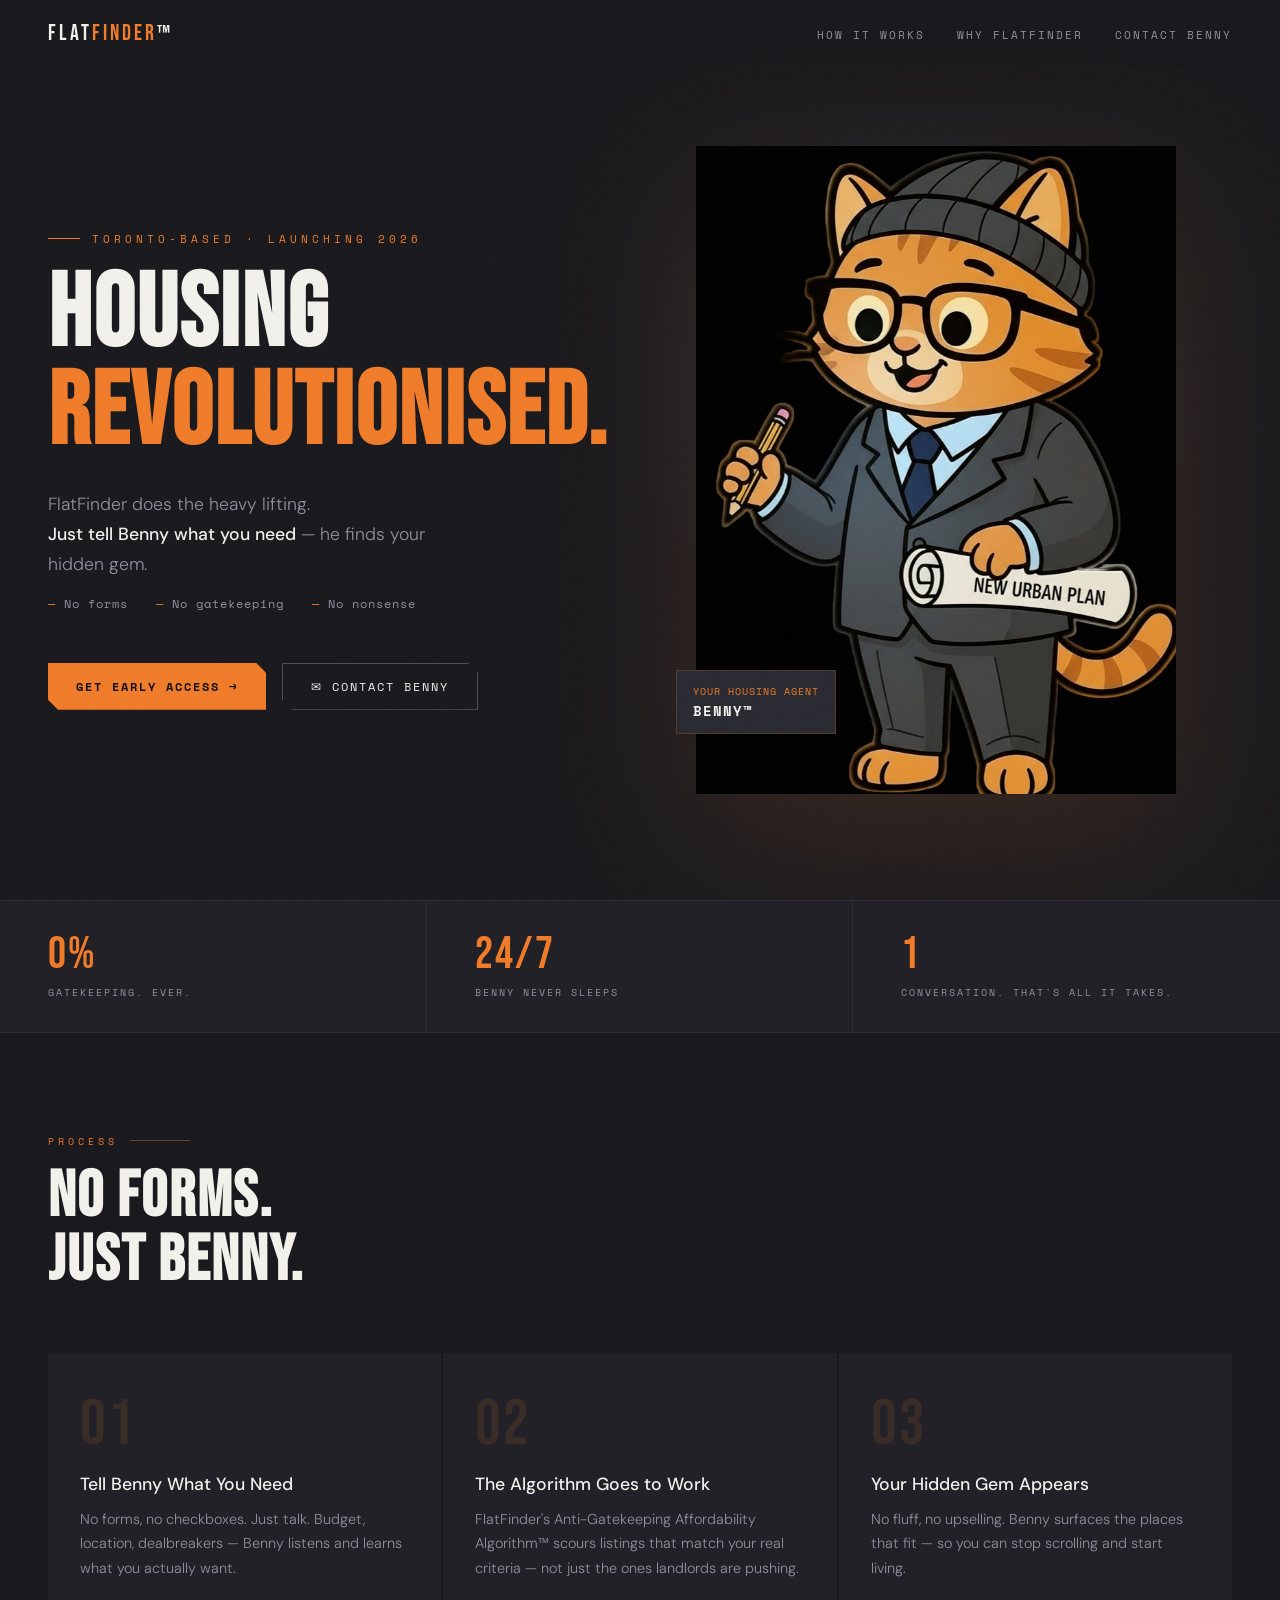
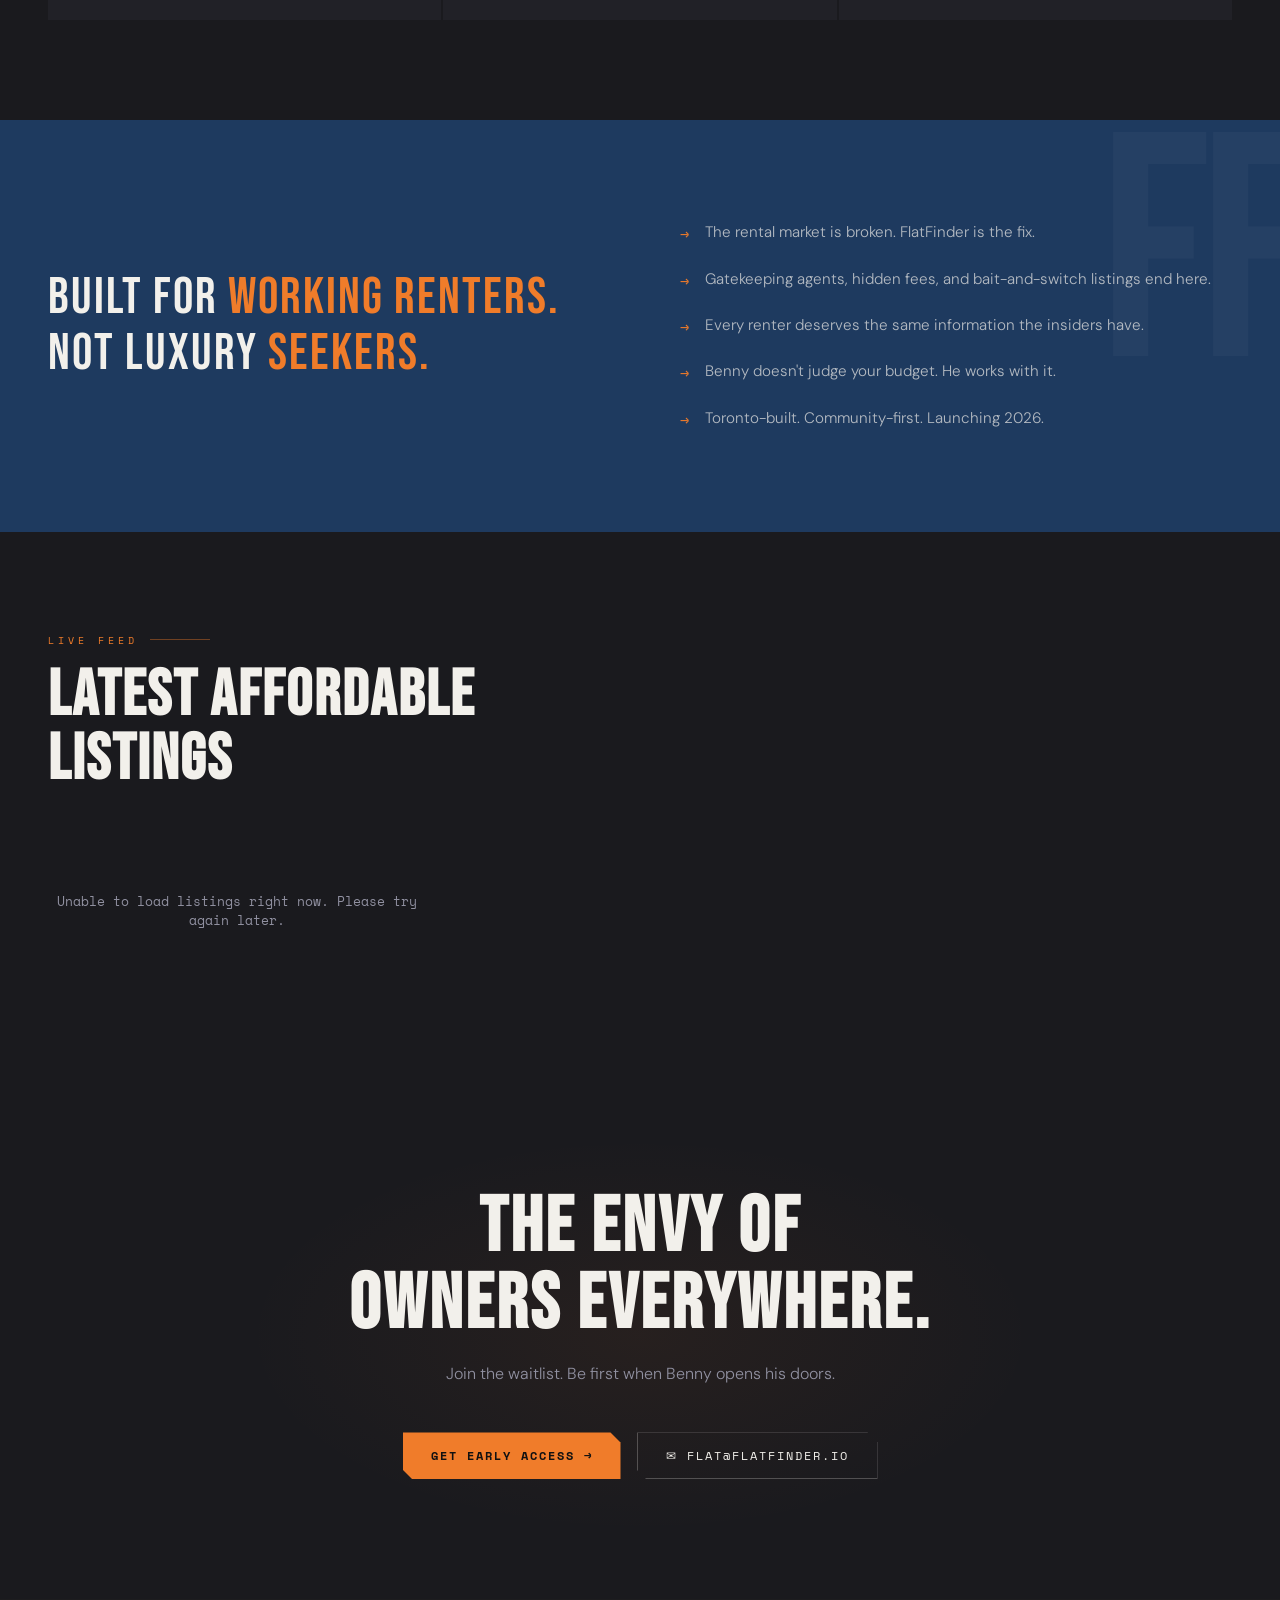
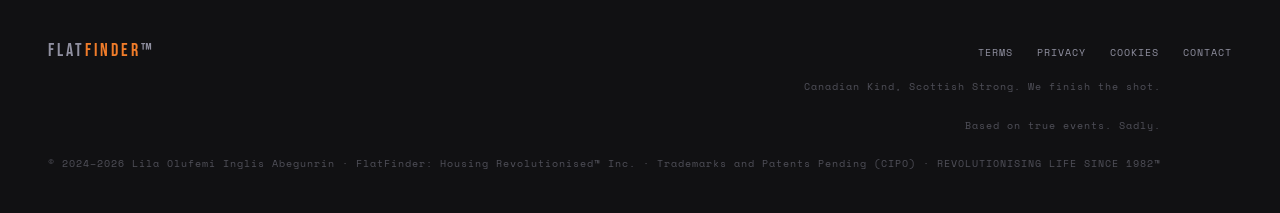
<file: FlatFinder-Listings/index.html>
<!DOCTYPE html>
<html lang="en">
<head>
<meta charset="UTF-8">
<meta name="viewport" content="width=device-width, initial-scale=1.0">
<title>FlatFinder™: Housing Revolutionised</title>
<link rel="preconnect" href="https://fonts.googleapis.com">
<link href="https://fonts.googleapis.com/css2?family=Bebas+Neue&family=DM+Sans:ital,wght@0,300;0,400;0,500;1,300&family=Space+Mono:wght@400;700&display=swap" rel="stylesheet">
<style>
  :root {
    --bg: #1a1a1e;
    --bg2: #212127;
    --surface: #2a2a32;
    --orange: #f07c2a;
    --orange-dim: #c4621f;
    --navy: #1e3a5f;
    --navy-bright: #2a5298;
    --white: #f2f0eb;
    --grey: #9090a0;
    --border: rgba(240,124,42,0.2);
  }

  *, *::before, *::after { box-sizing: border-box; margin: 0; padding: 0; }

  html { scroll-behavior: smooth; }

  body {
    background: var(--bg);
    color: var(--white);
    font-family: 'DM Sans', sans-serif;
    font-weight: 300;
    overflow-x: hidden;
    cursor: default;
  }

  /* ── GRAIN OVERLAY ── */
  body::before {
    content: '';
    position: fixed;
    inset: 0;
    background-image: url("data:image/svg+xml,%3Csvg viewBox='0 0 256 256' xmlns='http://www.w3.org/2000/svg'%3E%3Cfilter id='noise'%3E%3CfeTurbulence type='fractalNoise' baseFrequency='0.9' numOctaves='4' stitchTiles='stitch'/%3E%3C/filter%3E%3Crect width='100%25' height='100%25' filter='url(%23noise)' opacity='0.04'/%3E%3C/svg%3E");
    pointer-events: none;
    z-index: 1000;
    opacity: 0.4;
  }

  /* ── NAV ── */
  nav {
    position: fixed;
    top: 0; left: 0; right: 0;
    z-index: 100;
    display: flex;
    align-items: center;
    justify-content: space-between;
    padding: 20px 48px;
    background: linear-gradient(to bottom, rgba(26,26,30,0.95) 0%, transparent 100%);
    backdrop-filter: blur(8px);
  }

  .nav-logo {
    font-family: 'Bebas Neue', sans-serif;
    font-size: 1.4rem;
    letter-spacing: 3px;
    color: var(--white);
    text-decoration: none;
  }

  .nav-logo span { color: var(--orange); }

  .nav-links {
    display: flex;
    gap: 32px;
    list-style: none;
  }

  .nav-links a {
    font-family: 'Space Mono', monospace;
    font-size: 0.7rem;
    letter-spacing: 2px;
    text-transform: uppercase;
    color: var(--grey);
    text-decoration: none;
    transition: color 0.2s;
  }

  .nav-links a:hover { color: var(--orange); }

  /* ── HERO ── */
  .hero {
    min-height: 100vh;
    display: grid;
    grid-template-columns: 1fr 1fr;
    align-items: center;
    padding: 120px 48px 80px;
    position: relative;
    overflow: hidden;
  }

  /* background radial glow */
  .hero::after {
    content: '';
    position: absolute;
    top: 10%;
    right: 5%;
    width: 600px;
    height: 600px;
    background: radial-gradient(ellipse, rgba(30,58,95,0.4) 0%, transparent 70%);
    pointer-events: none;
  }

  .hero-text {
    position: relative;
    z-index: 2;
    animation: fadeUp 0.9s ease both;
  }

  .eyebrow {
    font-family: 'Space Mono', monospace;
    font-size: 0.7rem;
    letter-spacing: 4px;
    text-transform: uppercase;
    color: var(--orange);
    margin-bottom: 20px;
    display: flex;
    align-items: center;
    gap: 12px;
  }

  .eyebrow::before {
    content: '';
    display: block;
    width: 32px;
    height: 1px;
    background: var(--orange);
  }

  h1 {
    font-family: 'Bebas Neue', sans-serif;
    font-size: clamp(4rem, 8vw, 7rem);
    line-height: 0.95;
    letter-spacing: 2px;
    color: var(--white);
    margin-bottom: 8px;
  }

  h1 .highlight {
    color: var(--orange);
    display: block;
  }

  .tagline {
    font-size: 1.1rem;
    font-weight: 300;
    color: var(--grey);
    line-height: 1.7;
    margin: 28px 0 12px;
    max-width: 420px;
  }

  .tagline strong {
    color: var(--white);
    font-weight: 500;
  }

  .sub-tagline {
    font-family: 'Space Mono', monospace;
    font-size: 0.72rem;
    color: var(--grey);
    letter-spacing: 1px;
    line-height: 2;
    margin-bottom: 48px;
  }

  .sub-tagline span {
    display: inline-block;
    margin-right: 20px;
  }

  .sub-tagline span::before {
    content: '— ';
    color: var(--orange);
  }

  /* ── BUTTONS ── */
  .btn-group {
    display: flex;
    gap: 16px;
    flex-wrap: wrap;
    animation: fadeUp 0.9s 0.2s ease both;
  }

  .btn-primary {
    display: inline-flex;
    align-items: center;
    gap: 10px;
    padding: 14px 28px;
    background: var(--orange);
    color: #111;
    font-family: 'Space Mono', monospace;
    font-size: 0.75rem;
    font-weight: 700;
    letter-spacing: 2px;
    text-transform: uppercase;
    text-decoration: none;
    border: none;
    cursor: pointer;
    transition: all 0.2s;
    clip-path: polygon(0 0, calc(100% - 10px) 0, 100% 10px, 100% 100%, 10px 100%, 0 calc(100% - 10px));
  }

  .btn-primary:hover {
    background: #fff;
    transform: translateY(-2px);
  }

  .btn-secondary {
    display: inline-flex;
    align-items: center;
    gap: 10px;
    padding: 14px 28px;
    background: transparent;
    color: var(--white);
    font-family: 'Space Mono', monospace;
    font-size: 0.75rem;
    letter-spacing: 2px;
    text-transform: uppercase;
    text-decoration: none;
    border: 1px solid rgba(242,240,235,0.25);
    cursor: pointer;
    transition: all 0.2s;
    clip-path: polygon(0 0, calc(100% - 10px) 0, 100% 10px, 100% 100%, 10px 100%, 0 calc(100% - 10px));
  }

  .btn-secondary:hover {
    border-color: var(--orange);
    color: var(--orange);
    transform: translateY(-2px);
  }

  /* ── BENNY ── */
  .hero-visual {
    position: relative;
    z-index: 2;
    display: flex;
    justify-content: center;
    align-items: flex-end;
    animation: fadeIn 1.2s 0.1s ease both;
  }

  .benny-wrap {
    position: relative;
    width: 100%;
    max-width: 480px;
  }

  .benny-wrap img {
    width: 100%;
    height: auto;
    display: block;
    filter: drop-shadow(0 40px 80px rgba(240,124,42,0.15));
    animation: float 6s ease-in-out infinite;
  }

  .benny-badge {
    position: absolute;
    bottom: 60px;
    left: -20px;
    background: var(--surface);
    border: 1px solid var(--border);
    padding: 12px 16px;
    font-family: 'Space Mono', monospace;
    font-size: 0.65rem;
    letter-spacing: 1px;
    color: var(--orange);
    text-transform: uppercase;
    animation: fadeUp 1s 0.4s ease both;
  }

  .benny-badge strong {
    display: block;
    font-size: 0.85rem;
    color: var(--white);
    margin-top: 2px;
  }

  /* ── STATS BAR ── */
  .stats-bar {
    border-top: 1px solid rgba(255,255,255,0.06);
    border-bottom: 1px solid rgba(255,255,255,0.06);
    background: var(--bg2);
    display: grid;
    grid-template-columns: repeat(3, 1fr);
    overflow: hidden;
  }

  .stat {
    padding: 32px 48px;
    border-right: 1px solid rgba(255,255,255,0.06);
    animation: fadeUp 0.8s ease both;
  }

  .stat:last-child { border-right: none; }

  .stat-number {
    font-family: 'Bebas Neue', sans-serif;
    font-size: 2.8rem;
    color: var(--orange);
    line-height: 1;
    letter-spacing: 2px;
  }

  .stat-label {
    font-family: 'Space Mono', monospace;
    font-size: 0.65rem;
    letter-spacing: 2px;
    text-transform: uppercase;
    color: var(--grey);
    margin-top: 6px;
  }

  /* ── HOW IT WORKS ── */
  .section {
    padding: 100px 48px;
  }

  .section-label {
    font-family: 'Space Mono', monospace;
    font-size: 0.65rem;
    letter-spacing: 4px;
    text-transform: uppercase;
    color: var(--orange);
    margin-bottom: 16px;
    display: flex;
    align-items: center;
    gap: 12px;
  }

  .section-label::after {
    content: '';
    flex: 1;
    max-width: 60px;
    height: 1px;
    background: var(--orange);
    opacity: 0.4;
  }

  .section-title {
    font-family: 'Bebas Neue', sans-serif;
    font-size: clamp(2.5rem, 5vw, 4rem);
    letter-spacing: 2px;
    line-height: 1;
    margin-bottom: 60px;
    max-width: 600px;
  }

  .steps {
    display: grid;
    grid-template-columns: repeat(3, 1fr);
    gap: 2px;
  }

  .step {
    background: var(--bg2);
    padding: 40px 32px;
    position: relative;
    overflow: hidden;
    transition: background 0.3s;
  }

  .step:hover { background: var(--surface); }

  .step::before {
    content: '';
    position: absolute;
    top: 0; left: 0; right: 0;
    height: 2px;
    background: var(--orange);
    transform: scaleX(0);
    transform-origin: left;
    transition: transform 0.4s ease;
  }

  .step:hover::before { transform: scaleX(1); }

  .step-num {
    font-family: 'Bebas Neue', sans-serif;
    font-size: 4rem;
    color: rgba(240,124,42,0.12);
    line-height: 1;
    margin-bottom: 16px;
    letter-spacing: 2px;
  }

  .step h3 {
    font-family: 'DM Sans', sans-serif;
    font-size: 1.1rem;
    font-weight: 500;
    margin-bottom: 12px;
    color: var(--white);
  }

  .step p {
    font-size: 0.9rem;
    color: var(--grey);
    line-height: 1.7;
  }

  /* ── MANIFESTO ── */
  .manifesto {
    background: var(--navy);
    padding: 100px 48px;
    position: relative;
    overflow: hidden;
  }

  .manifesto::before {
    content: 'FF';
    position: absolute;
    right: -20px;
    top: -20px;
    font-family: 'Bebas Neue', sans-serif;
    font-size: 20rem;
    color: rgba(255,255,255,0.03);
    letter-spacing: -10px;
    line-height: 1;
    pointer-events: none;
  }

  .manifesto-grid {
    display: grid;
    grid-template-columns: 1fr 1fr;
    gap: 80px;
    align-items: center;
    position: relative;
    z-index: 2;
  }

  .manifesto blockquote {
    font-family: 'Bebas Neue', sans-serif;
    font-size: clamp(2rem, 4vw, 3.2rem);
    line-height: 1.1;
    letter-spacing: 2px;
    color: var(--white);
  }

  .manifesto blockquote em {
    color: var(--orange);
    font-style: normal;
  }

  .manifesto-points {
    list-style: none;
    display: flex;
    flex-direction: column;
    gap: 20px;
  }

  .manifesto-points li {
    display: flex;
    gap: 16px;
    align-items: flex-start;
    font-size: 0.95rem;
    color: rgba(242,240,235,0.7);
    line-height: 1.6;
  }

  .manifesto-points li::before {
    content: '→';
    color: var(--orange);
    flex-shrink: 0;
    font-family: 'Space Mono', monospace;
    margin-top: 2px;
  }

  /* ── CTA SECTION ── */
  .cta-section {
    padding: 120px 48px;
    text-align: center;
    position: relative;
    overflow: hidden;
  }

  .cta-section::before {
    content: '';
    position: absolute;
    top: 50%;
    left: 50%;
    transform: translate(-50%, -50%);
    width: 800px;
    height: 400px;
    background: radial-gradient(ellipse, rgba(240,124,42,0.06) 0%, transparent 70%);
    pointer-events: none;
  }

  .cta-section h2 {
    font-family: 'Bebas Neue', sans-serif;
    font-size: clamp(3rem, 6vw, 5.5rem);
    letter-spacing: 3px;
    line-height: 1;
    margin-bottom: 20px;
    position: relative;
    z-index: 2;
  }

  .cta-section p {
    color: var(--grey);
    font-size: 1rem;
    margin-bottom: 48px;
    position: relative;
    z-index: 2;
  }

  .cta-section .btn-group {
    justify-content: center;
    position: relative;
    z-index: 2;
  }

  /* ── FOOTER ── */
  footer {
    background: #111113;
    border-top: 1px solid rgba(255,255,255,0.05);
    padding: 40px 48px;
    display: flex;
    align-items: center;
    justify-content: space-between;
    flex-wrap: wrap;
    gap: 16px;
  }

  .footer-logo {
    font-family: 'Bebas Neue', sans-serif;
    font-size: 1.1rem;
    letter-spacing: 3px;
    color: var(--grey);
  }

  .footer-logo span { color: var(--orange); }

  .footer-legal {
    font-family: 'Space Mono', monospace;
    font-size: 0.6rem;
    color: rgba(144,144,160,0.5);
    letter-spacing: 1px;
    text-align: right;
    line-height: 2;
  }

  .footer-links {
    display: flex;
    gap: 24px;
    list-style: none;
  }

  .footer-links a {
    font-family: 'Space Mono', monospace;
    font-size: 0.62rem;
    letter-spacing: 1px;
    color: var(--grey);
    text-decoration: none;
    text-transform: uppercase;
    transition: color 0.2s;
  }

  .footer-links a:hover { color: var(--orange); }

  /* ── ANIMATIONS ── */
  @keyframes fadeUp {
    from { opacity: 0; transform: translateY(24px); }
    to { opacity: 1; transform: translateY(0); }
  }

  @keyframes fadeIn {
    from { opacity: 0; }
    to { opacity: 1; }
  }

  @keyframes float {
    0%, 100% { transform: translateY(0px); }
    50% { transform: translateY(-16px); }
  }

  /* ── RESPONSIVE ── */
  @media (max-width: 860px) {
    nav { padding: 16px 24px; }
    .nav-links { display: none; }
    .hero { grid-template-columns: 1fr; padding: 100px 24px 60px; }
    .hero-visual { margin-top: 40px; }
    .benny-wrap { max-width: 280px; margin: 0 auto; }
    .stats-bar { grid-template-columns: 1fr; }
    .stat { border-right: none; border-bottom: 1px solid rgba(255,255,255,0.06); padding: 24px; }
    .section { padding: 60px 24px; }
    .steps { grid-template-columns: 1fr; gap: 2px; }
    .manifesto { padding: 60px 24px; }
    .manifesto-grid { grid-template-columns: 1fr; gap: 40px; }
    .cta-section { padding: 80px 24px; }
    footer { padding: 32px 24px; flex-direction: column; align-items: flex-start; }
    .footer-legal { text-align: left; }
  }

  /* ── LIVE LISTINGS GRID ── */
  .listings-grid {
    display: grid;
    grid-template-columns: repeat(auto-fill, minmax(320px, 1fr));
    gap: 24px;
    margin-top: 40px;
  }
  .listing-card {
    background: var(--bg2);
    border: 1px solid rgba(255,255,255,0.06);
    padding: 24px;
    transition: transform 0.2s ease, border-color 0.2s ease;
    display: flex;
    flex-direction: column;
  }
  .listing-card:hover {
    transform: translateY(-4px);
    border-color: var(--orange);
  }
  .listing-price {
    font-family: 'Bebas Neue', sans-serif;
    font-size: 2rem;
    color: var(--orange);
    letter-spacing: 2px;
    line-height: 1;
  }
  .listing-title {
    font-family: 'DM Sans', sans-serif;
    font-size: 1rem;
    font-weight: 500;
    margin: 12px 0 8px;
    color: var(--white);
    line-height: 1.3;
  }
  .listing-meta {
    font-family: 'Space Mono', monospace;
    font-size: 0.7rem;
    color: var(--grey);
    letter-spacing: 1px;
    line-height: 1.8;
  }
  .listing-badges {
    display: flex;
    gap: 8px;
    flex-wrap: wrap;
    margin-top: 12px;
  }
  .listing-badge {
    font-family: 'Space Mono', monospace;
    font-size: 0.6rem;
    letter-spacing: 1px;
    text-transform: uppercase;
    padding: 4px 8px;
    border: 1px solid var(--border);
    color: var(--orange);
  }
  .listing-link {
    display: inline-block;
    margin-top: auto;
    padding-top: 16px;
    font-family: 'Space Mono', monospace;
    font-size: 0.7rem;
    letter-spacing: 2px;
    text-transform: uppercase;
    color: var(--orange);
    text-decoration: none;
  }
  .listing-link:hover { text-decoration: underline; }
  .listings-status {
    font-family: 'Space Mono', monospace;
    font-size: 0.8rem;
    color: var(--grey);
    text-align: center;
    padding: 40px 0;
  }
</style>
</head>
<body>

<nav>
  <a href="/" class="nav-logo">Flat<span>Finder</span>™</a>
  <ul class="nav-links">
    <li><a href="#how">How It Works</a></li>
    <li><a href="#manifesto">Why FlatFinder</a></li>
    <li><a href="mailto:flat@flatfinder.io">Contact Benny</a></li>
  </ul>
</nav>

<!-- HERO -->
<section class="hero">
  <div class="hero-text">
    <div class="eyebrow">Toronto-based · Launching 2026</div>
    <h1>
      Housing
      <span class="highlight">Revolutionised.</span>
    </h1>
    <p class="tagline">
      FlatFinder does the heavy lifting.<br>
      <strong>Just tell Benny what you need</strong> — he finds your hidden gem.
    </p>
    <p class="sub-tagline">
      <span>No forms</span>
      <span>No gatekeeping</span>
      <span>No nonsense</span>
    </p>
    <div class="btn-group">
      <a href="beta-signup.html" class="btn-primary">Get Early Access →</a>
      <a href="mailto:flat@flatfinder.io" class="btn-secondary">✉ Contact Benny</a>
    </div>
  </div>

  <div class="hero-visual">
    <div class="benny-wrap">
      <img src="[data-uri]" alt="Benny — FlatFinder Mascot™" id="benny-img">
      <div class="benny-badge">
        Your housing agent
        <strong>Benny™</strong>
      </div>
    </div>
  </div>
</section>

<!-- STATS -->
<div class="stats-bar">
  <div class="stat">
    <div class="stat-number">0%</div>
    <div class="stat-label">Gatekeeping. Ever.</div>
  </div>
  <div class="stat">
    <div class="stat-number">24/7</div>
    <div class="stat-label">Benny Never Sleeps</div>
  </div>
  <div class="stat">
    <div class="stat-number">1</div>
    <div class="stat-label">Conversation. That's All It Takes.</div>
  </div>
</div>

<!-- HOW IT WORKS -->
<section class="section" id="how">
  <div class="section-label">Process</div>
  <h2 class="section-title">No Forms.<br>Just Benny.</h2>
  <div class="steps">
    <div class="step">
      <div class="step-num">01</div>
      <h3>Tell Benny What You Need</h3>
      <p>No forms, no checkboxes. Just talk. Budget, location, dealbreakers — Benny listens and learns what you actually want.</p>
    </div>
    <div class="step">
      <div class="step-num">02</div>
      <h3>The Algorithm Goes to Work</h3>
      <p>FlatFinder's Anti-Gatekeeping Affordability Algorithm™ scours listings that match your real criteria — not just the ones landlords are pushing.</p>
    </div>
    <div class="step">
      <div class="step-num">03</div>
      <h3>Your Hidden Gem Appears</h3>
      <p>No fluff, no upselling. Benny surfaces the places that fit — so you can stop scrolling and start living.</p>
    </div>
  </div>
</section>

<!-- MANIFESTO -->
<div class="manifesto" id="manifesto">
  <div class="manifesto-grid">
    <blockquote>
      Built for <em>working renters.</em><br>
      Not luxury <em>seekers.</em>
    </blockquote>
    <ul class="manifesto-points">
      <li>The rental market is broken. FlatFinder is the fix.</li>
      <li>Gatekeeping agents, hidden fees, and bait-and-switch listings end here.</li>
      <li>Every renter deserves the same information the insiders have.</li>
      <li>Benny doesn't judge your budget. He works with it.</li>
      <li>Toronto-built. Community-first. Launching 2026.</li>
    </ul>
  </div>
</div>

<!-- LIVE LISTINGS -->
<section class="section" id="listings">
  <div class="section-label">Live Feed</div>
  <h2 class="section-title">Latest Affordable Listings</h2>
  <div id="listings-grid" class="listings-grid">
    <div class="listings-status">Loading Benny's latest picks...</div>
  </div>
</section>

<!-- CTA -->
<section class="cta-section">
  <h2>The Envy of<br>Owners Everywhere.</h2>
  <p>Join the waitlist. Be first when Benny opens his doors.</p>
  <div class="btn-group">
    <a href="beta-signup.html" class="btn-primary">Get Early Access →</a>
    <a href="mailto:flat@flatfinder.io" class="btn-secondary">✉ flat@flatfinder.io</a>
  </div>
</section>

<!-- FOOTER -->
<footer>
  <div class="footer-logo">Flat<span>Finder</span>™</div>
  <ul class="footer-links">
    <li><a href="/terms">Terms</a></li>
    <li><a href="/privacy">Privacy</a></li>
    <li><a href="/cookies">Cookies</a></li>
    <li><a href="mailto:flat@flatfinder.io">Contact</a></li>
  </ul>
  <div class="footer-legal">
    Canadian Kind, Scottish Strong. We finish the shot.<br><br>
    Based on true events. Sadly.<br><br>
    © 2024–2026 Lila Olufemi Inglis Abegunrin · FlatFinder: Housing Revolutionised™ Inc. · Trademarks and Patents Pending (CIPO) · REVOLUTIONISING LIFE SINCE 1982™
  </div>
</footer>

<script>
  // ── LIVE LISTINGS FROM SUPABASE ───────────────────────────────────────────
  // Replace these two values with your Supabase project URL and anon key.
  // The anon key is safe to expose — Row Level Security restricts it to
  // read-only access on the `listings` table.
  const SUPABASE_URL = 'https://ygdmttxegqiqzdiumaif.supabase.co';
  const SUPABASE_ANON_KEY = 'eyJhbGciOiJIUzI1NiIsInR5cCI6IkpXVCJ9.eyJpc3MiOiJzdXBhYmFzZSIsInJlZiI6InlnZG10dHhlZ3FpcXpkaXVtYWlmIiwicm9sZSI6ImFub24iLCJpYXQiOjE3NzE2MDczNTksImV4cCI6MjA4NzE4MzM1OX0.Rj09RopXbaKPg_ppJTZ0O5yn56ohstpbu8fKipcCIIU';

  function escapeHtml(str) {
    if (str == null) return '';
    return String(str).replace(/[&<>"']/g, function (c) {
      return { '&': '&amp;', '<': '&lt;', '>': '&gt;', '"': '&quot;', "'": '&#39;' }[c];
    });
  }

  function renderListings(listings) {
    const grid = document.getElementById('listings-grid');
    if (!grid) return;

    if (!Array.isArray(listings) || listings.length === 0) {
      grid.innerHTML = '<div class="listings-status">No listings available yet. Check back soon!</div>';
      return;
    }

    grid.innerHTML = listings.map(function (l) {
      const price = l.price ? '$' + Number(l.price).toLocaleString() + '/mo' : 'Price TBD';
      const badges = [];
      if (l.utilities === 'Yes') badges.push('Utilities Included');
      if (l.pets === 'Yes') badges.push('Pet Friendly');
      if (l.ttc_access === 'Subway') badges.push('Subway Access');

      return (
        '<div class="listing-card">' +
          '<div class="listing-price">' + escapeHtml(price) + '</div>' +
          '<div class="listing-title">' + escapeHtml(l.title || 'Untitled Listing') + '</div>' +
          '<div class="listing-meta">' +
            escapeHtml(l.bedrooms || 'Beds ?') + ' · ' +
            escapeHtml(l.neighbourhood || 'Toronto') + ' · ' +
            escapeHtml(l.source || '') +
          '</div>' +
          (badges.length
            ? '<div class="listing-badges">' +
                badges.map(function (b) { return '<span class="listing-badge">' + escapeHtml(b) + '</span>'; }).join('') +
              '</div>'
            : '') +
          (l.url
            ? '<a href="' + escapeHtml(l.url) + '" target="_blank" rel="noopener" class="listing-link">View Listing →</a>'
            : '') +
        '</div>'
      );
    }).join('');
  }

  async function loadListings() {
    const grid = document.getElementById('listings-grid');
    if (!grid) return;

    if (!SUPABASE_URL || SUPABASE_URL.indexOf('REPLACE_WITH') === 0) {
      grid.innerHTML = '<div class="listings-status">Configure SUPABASE_URL &amp; SUPABASE_ANON_KEY to show live listings.</div>';
      return;
    }

    try {
      const response = await fetch(
        SUPABASE_URL + '/rest/v1/listings?select=*&order=date_scraped.desc,price.asc&limit=12',
        {
          headers: {
            apikey: SUPABASE_ANON_KEY,
            Authorization: 'Bearer ' + SUPABASE_ANON_KEY
          }
        }
      );

      if (!response.ok) {
        throw new Error('HTTP ' + response.status);
      }

      const listings = await response.json();
      renderListings(listings);
    } catch (err) {
      console.error('Failed to load listings:', err);
      grid.innerHTML = '<div class="listings-status">Unable to load listings right now. Please try again later.</div>';
    }
  }

  loadListings();

  // Inject Benny image
  const img = document.getElementById('benny-img');
  img.src = '[data-uri]';
</script>
</body>
</html>
</file>
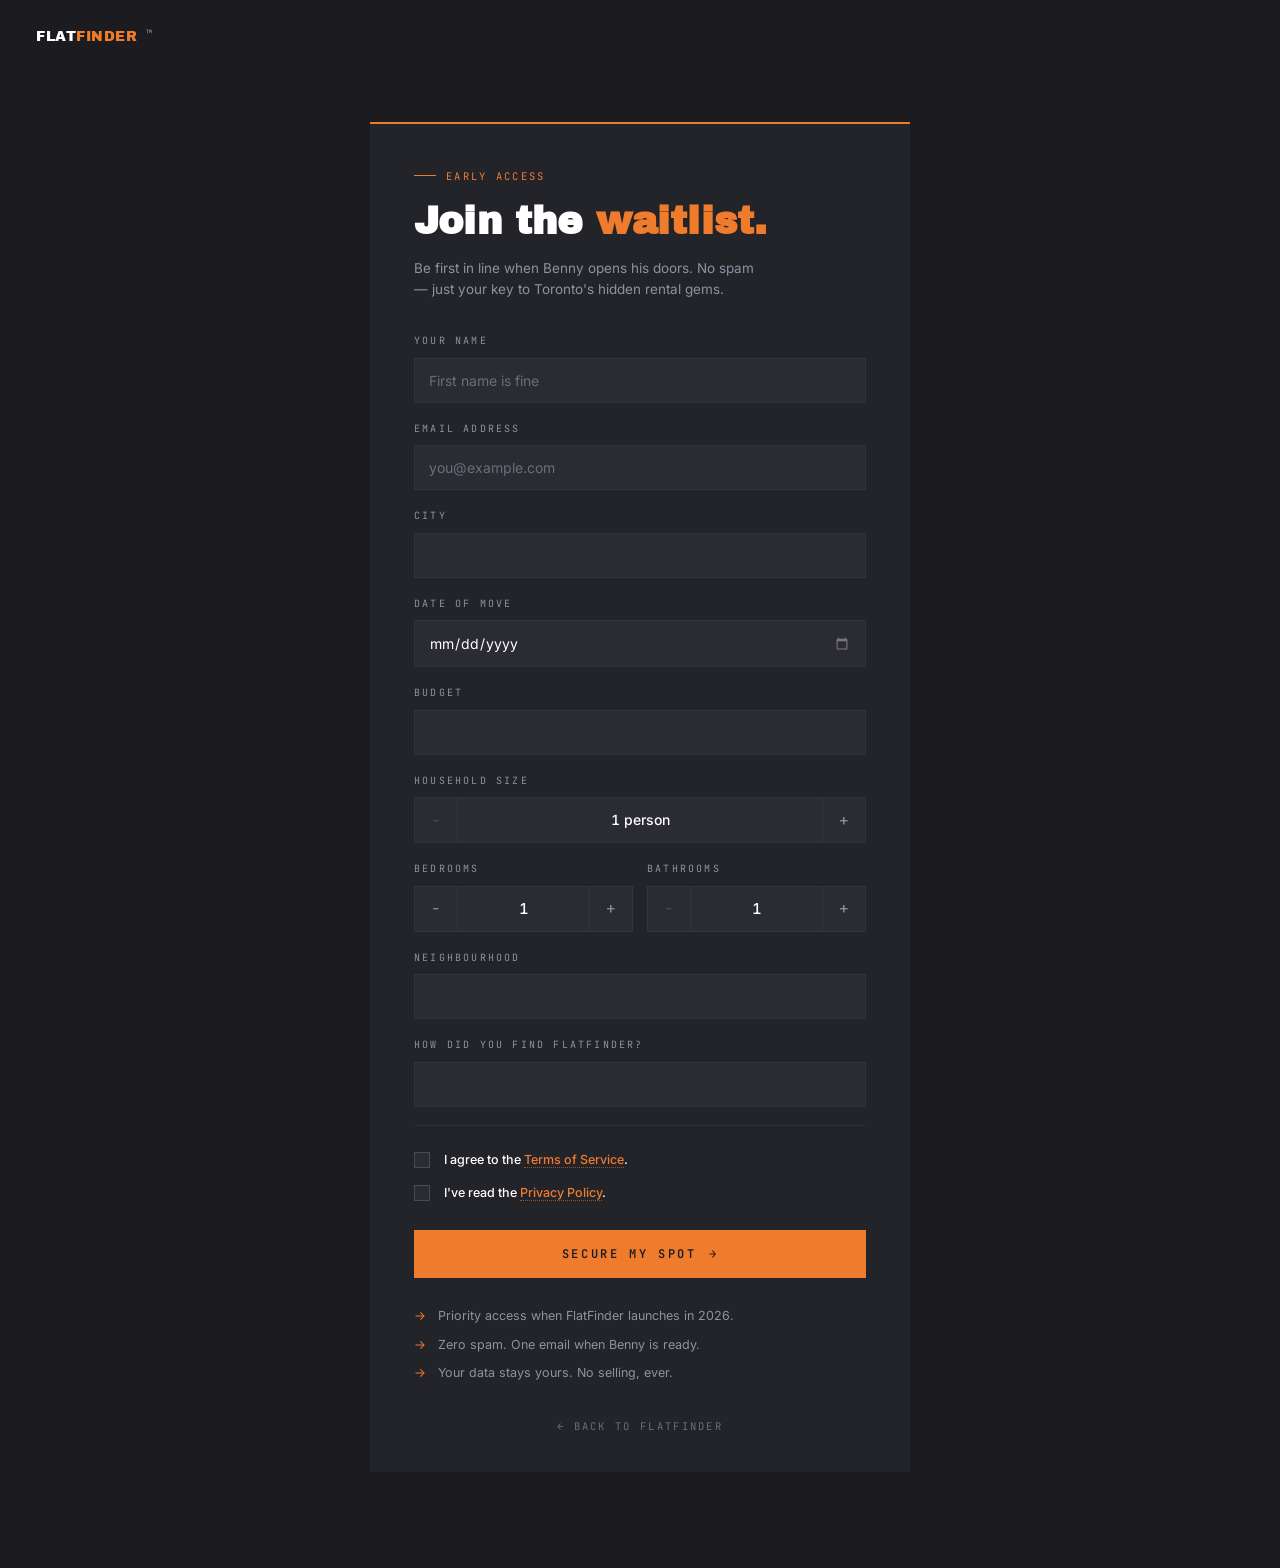
<file: FlatFinder-Listings/beta-signup.html>
<!doctype html>
<html lang="en">
<head>
<meta charset="utf-8" />
<meta name="viewport" content="width=device-width,initial-scale=1" />
<title>FlatFinder™ — Join the Waitlist</title>
<link rel="preconnect" href="https://fonts.googleapis.com" />
<link rel="preconnect" href="https://fonts.gstatic.com" crossorigin />
<link href="https://fonts.googleapis.com/css2?family=Archivo+Black&family=Inter:wght@400;500;600&family=JetBrains+Mono:wght@400;500;600&display=swap" rel="stylesheet" />
<style>
  :root {
    --bg: #1c1c20;
    --card: #23232a;
    --field: #2b2b34;
    --field-border: #34343d;
    --field-border-focus: #4a4b51;
    --text: #ffffff;
    --muted: #9091a0;
    --dim: #6c6d78;
    --accent: #ef7c2d;
    --accent-soft: rgba(239, 124, 45, 0.14);
    --accent-line: rgba(239, 124, 45, 0.55);
    --rule: #2f2f37;
  }

  * { box-sizing: border-box; }
  html, body { margin: 0; padding: 0; }
  body {
    background: var(--bg);
    color: var(--text);
    font-family: 'Inter', system-ui, sans-serif;
    font-size: 14px;
    line-height: 1.55;
    min-height: 100vh;
    -webkit-font-smoothing: antialiased;
  }

  /* --- top bar --- */
  .nav {
    display: flex;
    align-items: center;
    justify-content: space-between;
    padding: 26px 36px;
  }
  .brand {
    font-family: 'Archivo Black', sans-serif;
    letter-spacing: 0.04em;
    font-size: 14px;
    color: var(--text);
  }
  .brand .accent { color: var(--accent); }
  .brand .tm {
    font-family: 'JetBrains Mono', monospace;
    font-size: 10px;
    color: var(--muted);
    margin-left: 8px;
    vertical-align: top;
    font-weight: 400;
  }

  /* --- page layout --- */
  .page {
    display: flex;
    justify-content: center;
    padding: 48px 24px 96px;
  }
  .card {
    width: 100%;
    max-width: 540px;
    background: var(--card);
    border-top: 2px solid var(--accent);
    padding: 44px 44px 36px;
    position: relative;
  }

  /* --- header --- */
  .eyebrow {
    font-family: 'JetBrains Mono', monospace;
    font-size: 10.5px;
    letter-spacing: 0.22em;
    color: var(--accent);
    text-transform: uppercase;
    display: flex;
    align-items: center;
    gap: 10px;
    margin-bottom: 18px;
  }
  .eyebrow::before {
    content: "";
    width: 22px;
    height: 1px;
    background: var(--accent);
  }
  h1 {
    font-family: 'Archivo Black', sans-serif;
    font-size: 38px;
    line-height: 1.05;
    letter-spacing: 0.005em;
    margin: 0 0 16px;
    color: var(--text);
  }
  h1 .accent { color: var(--accent); }
  .lede {
    color: var(--muted);
    font-size: 13.5px;
    line-height: 1.6;
    margin: 0 0 32px;
    max-width: 38ch;
  }

  /* --- form --- */
  form { display: block; }

  .field-label {
    font-family: 'JetBrains Mono', monospace;
    font-size: 10px;
    letter-spacing: 0.22em;
    text-transform: uppercase;
    color: var(--muted);
    display: block;
    margin-bottom: 9px;
  }

  .input,
  textarea {
    width: 100%;
    background: var(--field);
    border: 1px solid var(--field-border);
    color: var(--text);
    font-family: 'Inter', sans-serif;
    font-size: 14px;
    padding: 13px 14px;
    border-radius: 0;
    outline: none;
    transition: border-color 120ms ease, background 120ms ease;
  }
  .input::placeholder { color: var(--dim); }
  .input:focus,
  textarea:focus {
    border-color: var(--accent);
    background: #30303a;
  }

  .row {
    margin-bottom: 18px;
  }
  .row.cols-2 {
    display: grid;
    grid-template-columns: 1fr 1fr;
    gap: 14px;
  }

  /* date input — keep the native picker, normalize the dark styling */
  input[type="date"]::-webkit-calendar-picker-indicator {
    filter: invert(0.6);
    cursor: pointer;
    opacity: 0.7;
  }
  input[type="date"]::-webkit-calendar-picker-indicator:hover { opacity: 1; }

  /* counter (steppers) for bedrooms/bathrooms/household */
  .counter {
    display: flex;
    align-items: stretch;
    border: 1px solid var(--field-border);
    background: var(--field);
    height: 46px;
  }
  .counter button {
    flex: 0 0 42px;
    background: transparent;
    border: 0;
    color: var(--muted);
    font-family: 'JetBrains Mono', monospace;
    font-size: 16px;
    cursor: pointer;
    transition: background 120ms ease, color 120ms ease;
  }
  .counter button:hover:not(:disabled) {
    background: var(--accent-soft);
    color: var(--accent);
  }
  .counter button:disabled {
    color: var(--dim);
    cursor: not-allowed;
    opacity: 0.5;
  }
  .counter .value {
    flex: 1;
    display: flex;
    align-items: center;
    justify-content: center;
    color: var(--text);
    font-variant-numeric: tabular-nums;
    font-size: 15px;
    font-weight: 500;
    border-left: 1px solid var(--field-border);
    border-right: 1px solid var(--field-border);
  }
  .counter .value.text { font-size: 14px; }

  /* consents */
  .consents {
    margin-top: 8px;
    border-top: 1px solid var(--rule);
    padding-top: 24px;
    display: flex;
    flex-direction: column;
    gap: 14px;
  }
  .check {
    display: grid;
    grid-template-columns: 18px 1fr;
    gap: 12px;
    align-items: start;
    cursor: pointer;
    user-select: none;
    position: relative;
  }
  .check input { position: absolute; opacity: 0; pointer-events: none; }
  .check .box {
    width: 16px;
    height: 16px;
    border: 1px solid var(--field-border-focus);
    background: var(--field);
    margin-top: 2px;
    display: flex;
    align-items: center;
    justify-content: center;
    transition: all 120ms ease;
  }
  .check .box svg {
    opacity: 0;
    transform: scale(0.6);
    transition: all 120ms ease;
  }
  .check input:checked ~ .box {
    background: var(--accent);
    border-color: var(--accent);
  }
  .check input:checked ~ .box svg {
    opacity: 1;
    transform: scale(1);
  }
  .check input:focus-visible ~ .box {
    box-shadow: 0 0 0 3px var(--accent-soft);
  }
  .check .copy {
    font-size: 12.5px;
    color: var(--muted);
    line-height: 1.55;
  }
  .check .copy strong { color: var(--text); font-weight: 500; }
  .check .copy a {
    color: var(--accent);
    text-decoration: none;
    border-bottom: 1px dotted var(--accent-line);
  }
  .check .copy a:hover { border-bottom-style: solid; }

  /* submit */
  .submit {
    margin-top: 28px;
    width: 100%;
    background: var(--accent);
    color: #1c1c20;
    border: 0;
    padding: 16px 18px;
    font-family: 'JetBrains Mono', monospace;
    font-size: 12px;
    letter-spacing: 0.22em;
    text-transform: uppercase;
    font-weight: 600;
    cursor: pointer;
    transition: background 120ms ease, transform 80ms ease;
    display: flex;
    align-items: center;
    justify-content: center;
    gap: 12px;
  }
  .submit:hover { background: #ff8c3e; }
  .submit:active { transform: translateY(1px); }

  /* assurances */
  .assurances {
    margin-top: 28px;
    display: flex;
    flex-direction: column;
    gap: 9px;
  }
  .assurance {
    font-size: 12.5px;
    color: var(--muted);
    display: flex;
    gap: 12px;
    align-items: flex-start;
  }
  .assurance .arrow { color: var(--accent); flex: 0 0 auto; }

  /* footer link */
  .back {
    margin-top: 32px;
    text-align: center;
  }
  .back a {
    font-family: 'JetBrains Mono', monospace;
    font-size: 10.5px;
    letter-spacing: 0.22em;
    text-transform: uppercase;
    color: var(--dim);
    text-decoration: none;
  }
  .back a:hover { color: var(--text); }

  /* success state */
  .success {
    display: none;
    text-align: center;
    padding: 14px 0 6px;
  }
  .success.on { display: block; }
  .success .check-mark {
    width: 56px; height: 56px;
    border: 2px solid var(--accent);
    border-radius: 50%;
    margin: 0 auto 22px;
    display: flex; align-items: center; justify-content: center;
    color: var(--accent);
    font-family: 'Archivo Black', sans-serif;
    font-size: 24px;
  }

  @media (max-width: 560px) {
    .card { padding: 32px 24px 28px; }
    h1 { font-size: 30px; }
    .row.cols-2 { grid-template-columns: 1fr; }
    .nav { padding: 20px 22px; }
  }
</style>
</head>
<body>
  <header class="nav">
    <div class="brand">FLAT<span class="accent">FINDER</span><span class="tm">™</span></div>
  </header>

  <main class="page">
    <section class="card" id="card">
      <div id="form-view">
        <div class="eyebrow">Early Access</div>
        <h1>Join the <span class="accent">waitlist.</span></h1>
        <p class="lede">Be first in line when Benny opens his doors. No spam — just your key to Toronto's hidden rental gems.</p>

        <form id="waitlist-form" novalidate>
          <!-- name -->
          <div class="row">
            <label class="field-label" for="f-name">Your name</label>
            <input class="input" id="f-name" name="name" type="text" placeholder="First name is fine" autocomplete="given-name" required />
          </div>

          <!-- email -->
          <div class="row">
            <label class="field-label" for="f-email">Email address</label>
            <input class="input" id="f-email" name="email" type="email" placeholder="you@example.com" autocomplete="email" required />
          </div>

          <!-- city -->
          <div class="row">
            <label class="field-label" for="f-city">City</label>
            <input class="input" id="f-city" name="city" type="text" placeholder="" required />
          </div>

          <!-- date of move -->
          <div class="row">
            <label class="field-label" for="f-date">Date of move</label>
            <input class="input" id="f-date" name="moveDate" type="date" required />
          </div>

          <!-- budget -->
          <div class="row">
            <label class="field-label" for="f-budget">Budget</label>
            <input class="input" id="f-budget" name="budget" type="text" placeholder="" required />
          </div>

          <!-- household / bedrooms / bathrooms -->
          <div class="row">
            <label class="field-label">Household size</label>
            <div class="counter" data-counter="household" data-min="1" data-max="12">
              <button type="button" data-act="dec" aria-label="Decrease household">−</button>
              <div class="value text"><span data-display>1</span>&nbsp;person</div>
              <button type="button" data-act="inc" aria-label="Increase household">+</button>
            </div>
          </div>

          <div class="row cols-2">
            <div>
              <label class="field-label">Bedrooms</label>
              <div class="counter" data-counter="bedrooms" data-min="0" data-max="6" data-zero-label="Studio">
                <button type="button" data-act="dec" aria-label="Decrease bedrooms">−</button>
                <div class="value"><span data-display>1</span></div>
                <button type="button" data-act="inc" aria-label="Increase bedrooms">+</button>
              </div>
            </div>
            <div>
              <label class="field-label">Bathrooms</label>
              <div class="counter" data-counter="bathrooms" data-min="1" data-max="5" data-step="0.5">
                <button type="button" data-act="dec" aria-label="Decrease bathrooms">−</button>
                <div class="value"><span data-display>1</span></div>
                <button type="button" data-act="inc" aria-label="Increase bathrooms">+</button>
              </div>
            </div>
          </div>

          <!-- neighbourhood -->
          <div class="row">
            <label class="field-label" for="f-neighbourhood">Neighbourhood</label>
            <input class="input" id="f-neighbourhood" name="neighbourhood" type="text" placeholder="" required />
          </div>

          <!-- how did you find -->
          <div class="row">
            <label class="field-label" for="f-source">How did you find FlatFinder?</label>
            <input class="input" id="f-source" name="source" type="text" placeholder="" />
          </div>

          <!-- consents -->
          <div class="consents">
            <label class="check">
              <input type="checkbox" id="c-tos" required />
              <span class="box" aria-hidden="true">
                <svg width="10" height="10" viewBox="0 0 10 10" fill="none"><path d="M1.5 5.2 3.8 7.5 8.5 2.5" stroke="#1c1c20" stroke-width="1.6" stroke-linecap="square"/></svg>
              </span>
              <span class="copy">
                <strong>I agree to the <a href="#">Terms of Service</a>.</strong>
              </span>
            </label>

            <label class="check">
              <input type="checkbox" id="c-privacy" required />
              <span class="box" aria-hidden="true">
                <svg width="10" height="10" viewBox="0 0 10 10" fill="none"><path d="M1.5 5.2 3.8 7.5 8.5 2.5" stroke="#1c1c20" stroke-width="1.6" stroke-linecap="square"/></svg>
              </span>
              <span class="copy">
                <strong>I've read the <a href="#">Privacy Policy</a>.</strong>
              </span>
            </label>
          </div>

          <!-- submit -->
          <button class="submit" type="submit" id="submit-btn">
            <span>Secure my spot</span>
            <span aria-hidden="true">→</span>
          </button>

          <!-- assurances -->
          <div class="assurances">
            <div class="assurance"><span class="arrow">→</span><span>Priority access when FlatFinder launches in 2026.</span></div>
            <div class="assurance"><span class="arrow">→</span><span>Zero spam. One email when Benny is ready.</span></div>
            <div class="assurance"><span class="arrow">→</span><span>Your data stays yours. No selling, ever.</span></div>
          </div>

          <div class="back">
            <a href="#">← Back to FlatFinder</a>
          </div>
        </form>
      </div>

      <!-- success -->
      <div class="success" id="success-view">
        <div class="eyebrow">Confirmed</div>
        <div class="check-mark">✓</div>
        <h1>You're <span class="accent">on the list.</span></h1>
        <p class="lede" style="margin-left:auto;margin-right:auto;">Benny will be in touch the moment we open the doors.</p>
        <div class="back">
          <a href="#" onclick="location.reload();return false;">← Back to FlatFinder</a>
        </div>
      </div>
    </section>
  </main>

<script>
(function () {
  // ---- Counters ----
  document.querySelectorAll('.counter').forEach(function (el) {
    var min = parseFloat(el.dataset.min || '0');
    var max = parseFloat(el.dataset.max || '10');
    var step = parseFloat(el.dataset.step || '1');
    var zeroLabel = el.dataset.zeroLabel || null;
    var display = el.querySelector('[data-display]');
    var initial = parseFloat(display.textContent || '1');
    var value = isNaN(initial) ? min : initial;

    var dec = el.querySelector('[data-act="dec"]');
    var inc = el.querySelector('[data-act="inc"]');

    function fmt(v) {
      if (v === 0 && zeroLabel) return zeroLabel;
      if (Number.isInteger(v)) return String(v);
      return v.toFixed(1);
    }
    function render() {
      display.textContent = fmt(value);
      dec.disabled = value <= min;
      inc.disabled = value >= max;
      el.dataset.value = String(value);
    }
    dec.addEventListener('click', function () {
      value = Math.max(min, +(value - step).toFixed(2));
      render();
    });
    inc.addEventListener('click', function () {
      value = Math.min(max, +(value + step).toFixed(2));
      render();
    });
    render();
  });

  // ---- Submit ----
  var form = document.getElementById('waitlist-form');
  form.addEventListener('submit', function (e) {
    e.preventDefault();
    var ok = true;
    ['f-name','f-email','f-city','f-date','f-budget','f-neighbourhood'].forEach(function (id) {
      var el = document.getElementById(id);
      if (!el.value) {
        el.style.borderColor = 'var(--accent)';
        ok = false;
      } else {
        el.style.borderColor = '';
      }
    });
    if (!document.getElementById('c-tos').checked) ok = false;
    if (!document.getElementById('c-privacy').checked) ok = false;

    if (!ok) return;

    document.getElementById('form-view').style.display = 'none';
    document.getElementById('success-view').classList.add('on');
    window.scrollTo({ top: 0, behavior: 'smooth' });
  });
})();
</script>
</body>
</html>
</file>
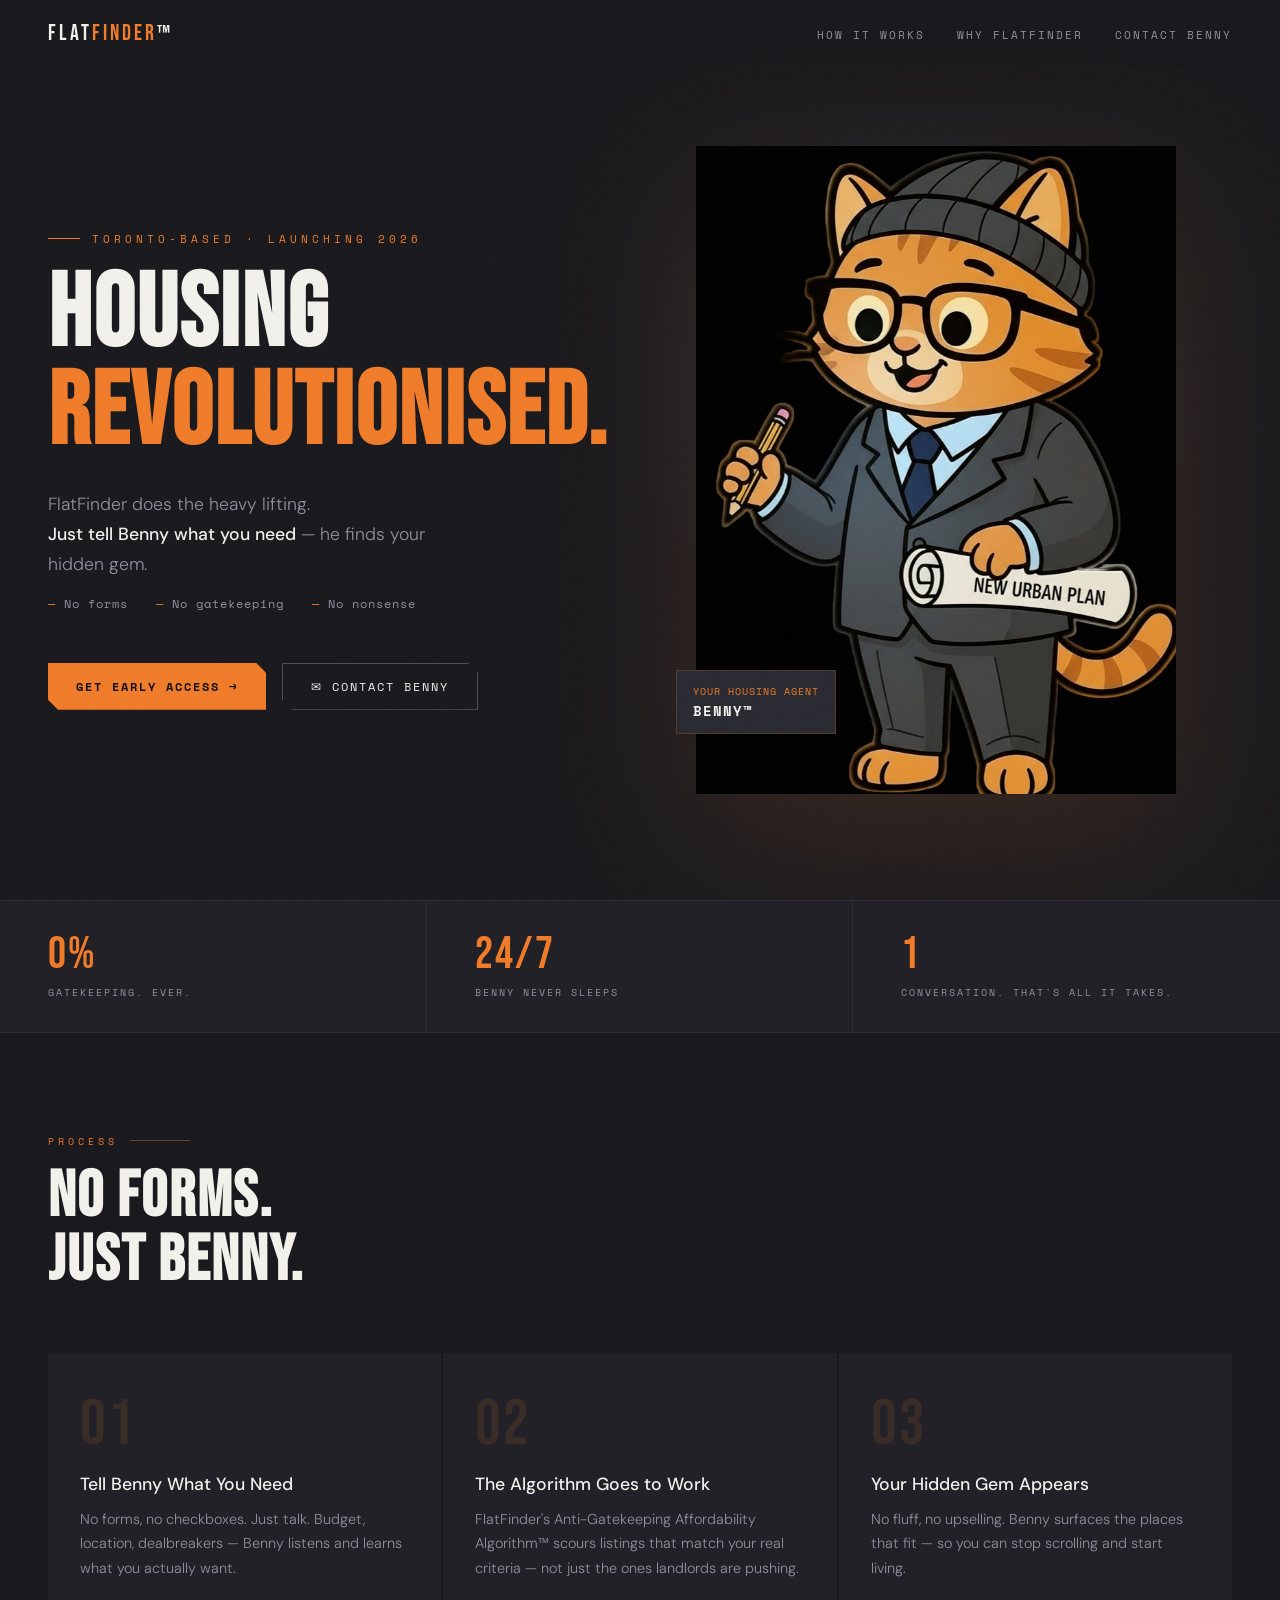
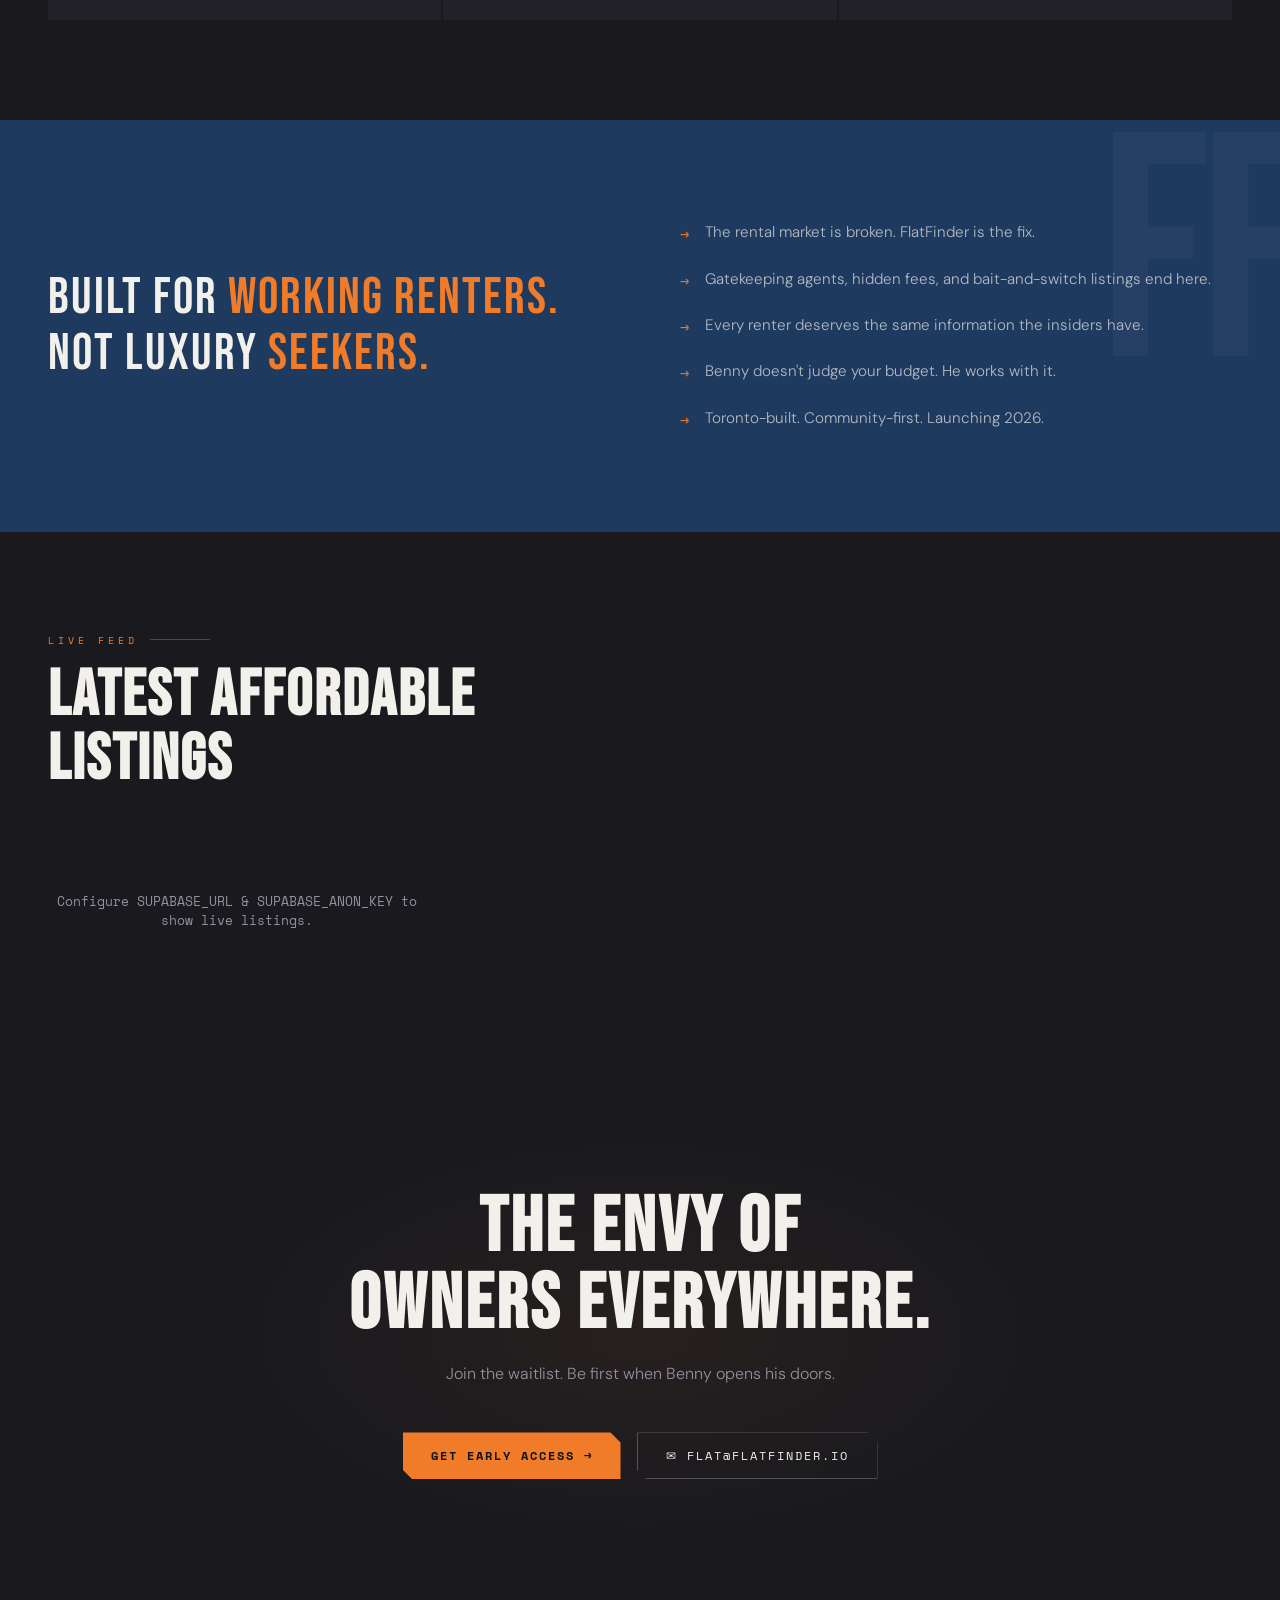
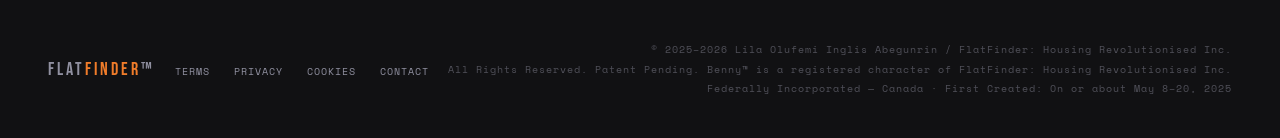
<file: FlatFinder-Listings/flatfinder-landing.html>
<!DOCTYPE html>
<html lang="en">
<head>
<meta charset="UTF-8">
<meta name="viewport" content="width=device-width, initial-scale=1.0">
<title>FlatFinder™: Housing Revolutionised</title>
<link rel="preconnect" href="https://fonts.googleapis.com">
<link href="https://fonts.googleapis.com/css2?family=Bebas+Neue&family=DM+Sans:ital,wght@0,300;0,400;0,500;1,300&family=Space+Mono:wght@400;700&display=swap" rel="stylesheet">
<style>
  :root {
    --bg: #1a1a1e;
    --bg2: #212127;
    --surface: #2a2a32;
    --orange: #f07c2a;
    --orange-dim: #c4621f;
    --navy: #1e3a5f;
    --navy-bright: #2a5298;
    --white: #f2f0eb;
    --grey: #9090a0;
    --border: rgba(240,124,42,0.2);
  }

  *, *::before, *::after { box-sizing: border-box; margin: 0; padding: 0; }

  html { scroll-behavior: smooth; }

  body {
    background: var(--bg);
    color: var(--white);
    font-family: 'DM Sans', sans-serif;
    font-weight: 300;
    overflow-x: hidden;
    cursor: default;
  }

  /* ── GRAIN OVERLAY ── */
  body::before {
    content: '';
    position: fixed;
    inset: 0;
    background-image: url("data:image/svg+xml,%3Csvg viewBox='0 0 256 256' xmlns='http://www.w3.org/2000/svg'%3E%3Cfilter id='noise'%3E%3CfeTurbulence type='fractalNoise' baseFrequency='0.9' numOctaves='4' stitchTiles='stitch'/%3E%3C/filter%3E%3Crect width='100%25' height='100%25' filter='url(%23noise)' opacity='0.04'/%3E%3C/svg%3E");
    pointer-events: none;
    z-index: 1000;
    opacity: 0.4;
  }

  /* ── NAV ── */
  nav {
    position: fixed;
    top: 0; left: 0; right: 0;
    z-index: 100;
    display: flex;
    align-items: center;
    justify-content: space-between;
    padding: 20px 48px;
    background: linear-gradient(to bottom, rgba(26,26,30,0.95) 0%, transparent 100%);
    backdrop-filter: blur(8px);
  }

  .nav-logo {
    font-family: 'Bebas Neue', sans-serif;
    font-size: 1.4rem;
    letter-spacing: 3px;
    color: var(--white);
    text-decoration: none;
  }

  .nav-logo span { color: var(--orange); }

  .nav-links {
    display: flex;
    gap: 32px;
    list-style: none;
  }

  .nav-links a {
    font-family: 'Space Mono', monospace;
    font-size: 0.7rem;
    letter-spacing: 2px;
    text-transform: uppercase;
    color: var(--grey);
    text-decoration: none;
    transition: color 0.2s;
  }

  .nav-links a:hover { color: var(--orange); }

  /* ── HERO ── */
  .hero {
    min-height: 100vh;
    display: grid;
    grid-template-columns: 1fr 1fr;
    align-items: center;
    padding: 120px 48px 80px;
    position: relative;
    overflow: hidden;
  }

  /* background radial glow */
  .hero::after {
    content: '';
    position: absolute;
    top: 10%;
    right: 5%;
    width: 600px;
    height: 600px;
    background: radial-gradient(ellipse, rgba(30,58,95,0.4) 0%, transparent 70%);
    pointer-events: none;
  }

  .hero-text {
    position: relative;
    z-index: 2;
    animation: fadeUp 0.9s ease both;
  }

  .eyebrow {
    font-family: 'Space Mono', monospace;
    font-size: 0.7rem;
    letter-spacing: 4px;
    text-transform: uppercase;
    color: var(--orange);
    margin-bottom: 20px;
    display: flex;
    align-items: center;
    gap: 12px;
  }

  .eyebrow::before {
    content: '';
    display: block;
    width: 32px;
    height: 1px;
    background: var(--orange);
  }

  h1 {
    font-family: 'Bebas Neue', sans-serif;
    font-size: clamp(4rem, 8vw, 7rem);
    line-height: 0.95;
    letter-spacing: 2px;
    color: var(--white);
    margin-bottom: 8px;
  }

  h1 .highlight {
    color: var(--orange);
    display: block;
  }

  .tagline {
    font-size: 1.1rem;
    font-weight: 300;
    color: var(--grey);
    line-height: 1.7;
    margin: 28px 0 12px;
    max-width: 420px;
  }

  .tagline strong {
    color: var(--white);
    font-weight: 500;
  }

  .sub-tagline {
    font-family: 'Space Mono', monospace;
    font-size: 0.72rem;
    color: var(--grey);
    letter-spacing: 1px;
    line-height: 2;
    margin-bottom: 48px;
  }

  .sub-tagline span {
    display: inline-block;
    margin-right: 20px;
  }

  .sub-tagline span::before {
    content: '— ';
    color: var(--orange);
  }

  /* ── BUTTONS ── */
  .btn-group {
    display: flex;
    gap: 16px;
    flex-wrap: wrap;
    animation: fadeUp 0.9s 0.2s ease both;
  }

  .btn-primary {
    display: inline-flex;
    align-items: center;
    gap: 10px;
    padding: 14px 28px;
    background: var(--orange);
    color: #111;
    font-family: 'Space Mono', monospace;
    font-size: 0.75rem;
    font-weight: 700;
    letter-spacing: 2px;
    text-transform: uppercase;
    text-decoration: none;
    border: none;
    cursor: pointer;
    transition: all 0.2s;
    clip-path: polygon(0 0, calc(100% - 10px) 0, 100% 10px, 100% 100%, 10px 100%, 0 calc(100% - 10px));
  }

  .btn-primary:hover {
    background: #fff;
    transform: translateY(-2px);
  }

  .btn-secondary {
    display: inline-flex;
    align-items: center;
    gap: 10px;
    padding: 14px 28px;
    background: transparent;
    color: var(--white);
    font-family: 'Space Mono', monospace;
    font-size: 0.75rem;
    letter-spacing: 2px;
    text-transform: uppercase;
    text-decoration: none;
    border: 1px solid rgba(242,240,235,0.25);
    cursor: pointer;
    transition: all 0.2s;
    clip-path: polygon(0 0, calc(100% - 10px) 0, 100% 10px, 100% 100%, 10px 100%, 0 calc(100% - 10px));
  }

  .btn-secondary:hover {
    border-color: var(--orange);
    color: var(--orange);
    transform: translateY(-2px);
  }

  /* ── BENNY ── */
  .hero-visual {
    position: relative;
    z-index: 2;
    display: flex;
    justify-content: center;
    align-items: flex-end;
    animation: fadeIn 1.2s 0.1s ease both;
  }

  .benny-wrap {
    position: relative;
    width: 100%;
    max-width: 480px;
  }

  .benny-wrap img {
    width: 100%;
    height: auto;
    display: block;
    filter: drop-shadow(0 40px 80px rgba(240,124,42,0.15));
    animation: float 6s ease-in-out infinite;
  }

  .benny-badge {
    position: absolute;
    bottom: 60px;
    left: -20px;
    background: var(--surface);
    border: 1px solid var(--border);
    padding: 12px 16px;
    font-family: 'Space Mono', monospace;
    font-size: 0.65rem;
    letter-spacing: 1px;
    color: var(--orange);
    text-transform: uppercase;
    animation: fadeUp 1s 0.4s ease both;
  }

  .benny-badge strong {
    display: block;
    font-size: 0.85rem;
    color: var(--white);
    margin-top: 2px;
  }

  /* ── STATS BAR ── */
  .stats-bar {
    border-top: 1px solid rgba(255,255,255,0.06);
    border-bottom: 1px solid rgba(255,255,255,0.06);
    background: var(--bg2);
    display: grid;
    grid-template-columns: repeat(3, 1fr);
    overflow: hidden;
  }

  .stat {
    padding: 32px 48px;
    border-right: 1px solid rgba(255,255,255,0.06);
    animation: fadeUp 0.8s ease both;
  }

  .stat:last-child { border-right: none; }

  .stat-number {
    font-family: 'Bebas Neue', sans-serif;
    font-size: 2.8rem;
    color: var(--orange);
    line-height: 1;
    letter-spacing: 2px;
  }

  .stat-label {
    font-family: 'Space Mono', monospace;
    font-size: 0.65rem;
    letter-spacing: 2px;
    text-transform: uppercase;
    color: var(--grey);
    margin-top: 6px;
  }

  /* ── HOW IT WORKS ── */
  .section {
    padding: 100px 48px;
  }

  .section-label {
    font-family: 'Space Mono', monospace;
    font-size: 0.65rem;
    letter-spacing: 4px;
    text-transform: uppercase;
    color: var(--orange);
    margin-bottom: 16px;
    display: flex;
    align-items: center;
    gap: 12px;
  }

  .section-label::after {
    content: '';
    flex: 1;
    max-width: 60px;
    height: 1px;
    background: var(--orange);
    opacity: 0.4;
  }

  .section-title {
    font-family: 'Bebas Neue', sans-serif;
    font-size: clamp(2.5rem, 5vw, 4rem);
    letter-spacing: 2px;
    line-height: 1;
    margin-bottom: 60px;
    max-width: 600px;
  }

  .steps {
    display: grid;
    grid-template-columns: repeat(3, 1fr);
    gap: 2px;
  }

  .step {
    background: var(--bg2);
    padding: 40px 32px;
    position: relative;
    overflow: hidden;
    transition: background 0.3s;
  }

  .step:hover { background: var(--surface); }

  .step::before {
    content: '';
    position: absolute;
    top: 0; left: 0; right: 0;
    height: 2px;
    background: var(--orange);
    transform: scaleX(0);
    transform-origin: left;
    transition: transform 0.4s ease;
  }

  .step:hover::before { transform: scaleX(1); }

  .step-num {
    font-family: 'Bebas Neue', sans-serif;
    font-size: 4rem;
    color: rgba(240,124,42,0.12);
    line-height: 1;
    margin-bottom: 16px;
    letter-spacing: 2px;
  }

  .step h3 {
    font-family: 'DM Sans', sans-serif;
    font-size: 1.1rem;
    font-weight: 500;
    margin-bottom: 12px;
    color: var(--white);
  }

  .step p {
    font-size: 0.9rem;
    color: var(--grey);
    line-height: 1.7;
  }

  /* ── MANIFESTO ── */
  .manifesto {
    background: var(--navy);
    padding: 100px 48px;
    position: relative;
    overflow: hidden;
  }

  .manifesto::before {
    content: 'FF';
    position: absolute;
    right: -20px;
    top: -20px;
    font-family: 'Bebas Neue', sans-serif;
    font-size: 20rem;
    color: rgba(255,255,255,0.03);
    letter-spacing: -10px;
    line-height: 1;
    pointer-events: none;
  }

  .manifesto-grid {
    display: grid;
    grid-template-columns: 1fr 1fr;
    gap: 80px;
    align-items: center;
    position: relative;
    z-index: 2;
  }

  .manifesto blockquote {
    font-family: 'Bebas Neue', sans-serif;
    font-size: clamp(2rem, 4vw, 3.2rem);
    line-height: 1.1;
    letter-spacing: 2px;
    color: var(--white);
  }

  .manifesto blockquote em {
    color: var(--orange);
    font-style: normal;
  }

  .manifesto-points {
    list-style: none;
    display: flex;
    flex-direction: column;
    gap: 20px;
  }

  .manifesto-points li {
    display: flex;
    gap: 16px;
    align-items: flex-start;
    font-size: 0.95rem;
    color: rgba(242,240,235,0.7);
    line-height: 1.6;
  }

  .manifesto-points li::before {
    content: '→';
    color: var(--orange);
    flex-shrink: 0;
    font-family: 'Space Mono', monospace;
    margin-top: 2px;
  }

  /* ── CTA SECTION ── */
  .cta-section {
    padding: 120px 48px;
    text-align: center;
    position: relative;
    overflow: hidden;
  }

  .cta-section::before {
    content: '';
    position: absolute;
    top: 50%;
    left: 50%;
    transform: translate(-50%, -50%);
    width: 800px;
    height: 400px;
    background: radial-gradient(ellipse, rgba(240,124,42,0.06) 0%, transparent 70%);
    pointer-events: none;
  }

  .cta-section h2 {
    font-family: 'Bebas Neue', sans-serif;
    font-size: clamp(3rem, 6vw, 5.5rem);
    letter-spacing: 3px;
    line-height: 1;
    margin-bottom: 20px;
    position: relative;
    z-index: 2;
  }

  .cta-section p {
    color: var(--grey);
    font-size: 1rem;
    margin-bottom: 48px;
    position: relative;
    z-index: 2;
  }

  .cta-section .btn-group {
    justify-content: center;
    position: relative;
    z-index: 2;
  }

  /* ── FOOTER ── */
  footer {
    background: #111113;
    border-top: 1px solid rgba(255,255,255,0.05);
    padding: 40px 48px;
    display: flex;
    align-items: center;
    justify-content: space-between;
    flex-wrap: wrap;
    gap: 16px;
  }

  .footer-logo {
    font-family: 'Bebas Neue', sans-serif;
    font-size: 1.1rem;
    letter-spacing: 3px;
    color: var(--grey);
  }

  .footer-logo span { color: var(--orange); }

  .footer-legal {
    font-family: 'Space Mono', monospace;
    font-size: 0.6rem;
    color: rgba(144,144,160,0.5);
    letter-spacing: 1px;
    text-align: right;
    line-height: 2;
  }

  .footer-links {
    display: flex;
    gap: 24px;
    list-style: none;
  }

  .footer-links a {
    font-family: 'Space Mono', monospace;
    font-size: 0.62rem;
    letter-spacing: 1px;
    color: var(--grey);
    text-decoration: none;
    text-transform: uppercase;
    transition: color 0.2s;
  }

  .footer-links a:hover { color: var(--orange); }

  /* ── ANIMATIONS ── */
  @keyframes fadeUp {
    from { opacity: 0; transform: translateY(24px); }
    to { opacity: 1; transform: translateY(0); }
  }

  @keyframes fadeIn {
    from { opacity: 0; }
    to { opacity: 1; }
  }

  @keyframes float {
    0%, 100% { transform: translateY(0px); }
    50% { transform: translateY(-16px); }
  }

  /* ── RESPONSIVE ── */
  @media (max-width: 860px) {
    nav { padding: 16px 24px; }
    .nav-links { display: none; }
    .hero { grid-template-columns: 1fr; padding: 100px 24px 60px; }
    .hero-visual { margin-top: 40px; }
    .benny-wrap { max-width: 280px; margin: 0 auto; }
    .stats-bar { grid-template-columns: 1fr; }
    .stat { border-right: none; border-bottom: 1px solid rgba(255,255,255,0.06); padding: 24px; }
    .section { padding: 60px 24px; }
    .steps { grid-template-columns: 1fr; gap: 2px; }
    .manifesto { padding: 60px 24px; }
    .manifesto-grid { grid-template-columns: 1fr; gap: 40px; }
    .cta-section { padding: 80px 24px; }
    footer { padding: 32px 24px; flex-direction: column; align-items: flex-start; }
    .footer-legal { text-align: left; }
  }

  /* ── LIVE LISTINGS GRID ── */
  .listings-grid {
    display: grid;
    grid-template-columns: repeat(auto-fill, minmax(320px, 1fr));
    gap: 24px;
    margin-top: 40px;
  }
  .listing-card {
    background: var(--bg2);
    border: 1px solid rgba(255,255,255,0.06);
    padding: 24px;
    transition: transform 0.2s ease, border-color 0.2s ease;
    display: flex;
    flex-direction: column;
  }
  .listing-card:hover {
    transform: translateY(-4px);
    border-color: var(--orange);
  }
  .listing-price {
    font-family: 'Bebas Neue', sans-serif;
    font-size: 2rem;
    color: var(--orange);
    letter-spacing: 2px;
    line-height: 1;
  }
  .listing-title {
    font-family: 'DM Sans', sans-serif;
    font-size: 1rem;
    font-weight: 500;
    margin: 12px 0 8px;
    color: var(--white);
    line-height: 1.3;
  }
  .listing-meta {
    font-family: 'Space Mono', monospace;
    font-size: 0.7rem;
    color: var(--grey);
    letter-spacing: 1px;
    line-height: 1.8;
  }
  .listing-badges {
    display: flex;
    gap: 8px;
    flex-wrap: wrap;
    margin-top: 12px;
  }
  .listing-badge {
    font-family: 'Space Mono', monospace;
    font-size: 0.6rem;
    letter-spacing: 1px;
    text-transform: uppercase;
    padding: 4px 8px;
    border: 1px solid var(--border);
    color: var(--orange);
  }
  .listing-link {
    display: inline-block;
    margin-top: auto;
    padding-top: 16px;
    font-family: 'Space Mono', monospace;
    font-size: 0.7rem;
    letter-spacing: 2px;
    text-transform: uppercase;
    color: var(--orange);
    text-decoration: none;
  }
  .listing-link:hover { text-decoration: underline; }
  .listings-status {
    font-family: 'Space Mono', monospace;
    font-size: 0.8rem;
    color: var(--grey);
    text-align: center;
    padding: 40px 0;
  }
</style>
</head>
<body>

<nav>
  <a href="#" class="nav-logo">Flat<span>Finder</span>™</a>
  <ul class="nav-links">
    <li><a href="#how">How It Works</a></li>
    <li><a href="#manifesto">Why FlatFinder</a></li>
    <li><a href="mailto:flat@flatfinder.io">Contact Benny</a></li>
  </ul>
</nav>

<!-- HERO -->
<section class="hero">
  <div class="hero-text">
    <div class="eyebrow">Toronto-based · Launching 2026</div>
    <h1>
      Housing
      <span class="highlight">Revolutionised.</span>
    </h1>
    <p class="tagline">
      FlatFinder does the heavy lifting.<br>
      <strong>Just tell Benny what you need</strong> — he finds your hidden gem.
    </p>
    <p class="sub-tagline">
      <span>No forms</span>
      <span>No gatekeeping</span>
      <span>No nonsense</span>
    </p>
    <div class="btn-group">
      <a href="beta-signup.html" class="btn-primary">Get Early Access →</a>
      <a href="mailto:flat@flatfinder.io" class="btn-secondary">✉ Contact Benny</a>
    </div>
  </div>

  <div class="hero-visual">
    <div class="benny-wrap">
      <img src="[data-uri]" alt="Benny — FlatFinder Mascot™" id="benny-img">
      <div class="benny-badge">
        Your housing agent
        <strong>Benny™</strong>
      </div>
    </div>
  </div>
</section>

<!-- STATS -->
<div class="stats-bar">
  <div class="stat">
    <div class="stat-number">0%</div>
    <div class="stat-label">Gatekeeping. Ever.</div>
  </div>
  <div class="stat">
    <div class="stat-number">24/7</div>
    <div class="stat-label">Benny Never Sleeps</div>
  </div>
  <div class="stat">
    <div class="stat-number">1</div>
    <div class="stat-label">Conversation. That's All It Takes.</div>
  </div>
</div>

<!-- HOW IT WORKS -->
<section class="section" id="how">
  <div class="section-label">Process</div>
  <h2 class="section-title">No Forms.<br>Just Benny.</h2>
  <div class="steps">
    <div class="step">
      <div class="step-num">01</div>
      <h3>Tell Benny What You Need</h3>
      <p>No forms, no checkboxes. Just talk. Budget, location, dealbreakers — Benny listens and learns what you actually want.</p>
    </div>
    <div class="step">
      <div class="step-num">02</div>
      <h3>The Algorithm Goes to Work</h3>
      <p>FlatFinder's Anti-Gatekeeping Affordability Algorithm™ scours listings that match your real criteria — not just the ones landlords are pushing.</p>
    </div>
    <div class="step">
      <div class="step-num">03</div>
      <h3>Your Hidden Gem Appears</h3>
      <p>No fluff, no upselling. Benny surfaces the places that fit — so you can stop scrolling and start living.</p>
    </div>
  </div>
</section>

<!-- MANIFESTO -->
<div class="manifesto" id="manifesto">
  <div class="manifesto-grid">
    <blockquote>
      Built for <em>working renters.</em><br>
      Not luxury <em>seekers.</em>
    </blockquote>
    <ul class="manifesto-points">
      <li>The rental market is broken. FlatFinder is the fix.</li>
      <li>Gatekeeping agents, hidden fees, and bait-and-switch listings end here.</li>
      <li>Every renter deserves the same information the insiders have.</li>
      <li>Benny doesn't judge your budget. He works with it.</li>
      <li>Toronto-built. Community-first. Launching 2026.</li>
    </ul>
  </div>
</div>

<!-- LIVE LISTINGS -->
<section class="section" id="listings">
  <div class="section-label">Live Feed</div>
  <h2 class="section-title">Latest Affordable Listings</h2>
  <div id="listings-grid" class="listings-grid">
    <div class="listings-status">Loading Benny's latest picks...</div>
  </div>
</section>

<!-- CTA -->
<section class="cta-section">
  <h2>The Envy of<br>Owners Everywhere.</h2>
  <p>Join the waitlist. Be first when Benny opens his doors.</p>
  <div class="btn-group">
    <a href="beta-signup.html" class="btn-primary">Get Early Access →</a>
    <a href="mailto:flat@flatfinder.io" class="btn-secondary">✉ flat@flatfinder.io</a>
  </div>
</section>

<!-- FOOTER -->
<footer>
  <div class="footer-logo">Flat<span>Finder</span>™</div>
  <ul class="footer-links">
    <li><a href="#">Terms</a></li>
    <li><a href="#">Privacy</a></li>
    <li><a href="#">Cookies</a></li>
    <li><a href="mailto:flat@flatfinder.io">Contact</a></li>
  </ul>
  <div class="footer-legal">
    © 2025–2026 Lila Olufemi Inglis Abegunrin / FlatFinder: Housing Revolutionised Inc.<br>
    All Rights Reserved. Patent Pending. Benny™ is a registered character of FlatFinder: Housing Revolutionised Inc.<br>
    Federally Incorporated — Canada · First Created: On or about May 8–20, 2025
  </div>
</footer>

<script>
  // ── LIVE LISTINGS FROM SUPABASE ───────────────────────────────────────────
  // Replace these two values with your Supabase project URL and anon key.
  // The anon key is safe to expose — Row Level Security restricts it to
  // read-only access on the `listings` table.
  const SUPABASE_URL = window.SUPABASE_URL || 'REPLACE_WITH_YOUR_SUPABASE_URL';
  const SUPABASE_ANON_KEY = window.SUPABASE_ANON_KEY || 'REPLACE_WITH_YOUR_SUPABASE_ANON_KEY';

  function escapeHtml(str) {
    if (str == null) return '';
    return String(str).replace(/[&<>"']/g, function (c) {
      return { '&': '&amp;', '<': '&lt;', '>': '&gt;', '"': '&quot;', "'": '&#39;' }[c];
    });
  }

  function renderListings(listings) {
    const grid = document.getElementById('listings-grid');
    if (!grid) return;

    if (!Array.isArray(listings) || listings.length === 0) {
      grid.innerHTML = '<div class="listings-status">No listings available yet. Check back soon!</div>';
      return;
    }

    grid.innerHTML = listings.map(function (l) {
      const price = l.price ? '$' + Number(l.price).toLocaleString() + '/mo' : 'Price TBD';
      const badges = [];
      if (l.utilities === 'Yes') badges.push('Utilities Included');
      if (l.pets === 'Yes') badges.push('Pet Friendly');
      if (l.ttc_access === 'Subway') badges.push('Subway Access');

      return (
        '<div class="listing-card">' +
          '<div class="listing-price">' + escapeHtml(price) + '</div>' +
          '<div class="listing-title">' + escapeHtml(l.title || 'Untitled Listing') + '</div>' +
          '<div class="listing-meta">' +
            escapeHtml(l.bedrooms || 'Beds ?') + ' · ' +
            escapeHtml(l.neighbourhood || 'Toronto') + ' · ' +
            escapeHtml(l.source || '') +
          '</div>' +
          (badges.length
            ? '<div class="listing-badges">' +
                badges.map(function (b) { return '<span class="listing-badge">' + escapeHtml(b) + '</span>'; }).join('') +
              '</div>'
            : '') +
          (l.url
            ? '<a href="' + escapeHtml(l.url) + '" target="_blank" rel="noopener" class="listing-link">View Listing →</a>'
            : '') +
        '</div>'
      );
    }).join('');
  }

  async function loadListings() {
    const grid = document.getElementById('listings-grid');
    if (!grid) return;

    if (!SUPABASE_URL || SUPABASE_URL.indexOf('REPLACE_WITH') === 0) {
      grid.innerHTML = '<div class="listings-status">Configure SUPABASE_URL &amp; SUPABASE_ANON_KEY to show live listings.</div>';
      return;
    }

    try {
      const response = await fetch(
        SUPABASE_URL + '/rest/v1/listings?select=*&order=date_scraped.desc,price.asc&limit=12',
        {
          headers: {
            apikey: SUPABASE_ANON_KEY,
            Authorization: 'Bearer ' + SUPABASE_ANON_KEY
          }
        }
      );

      if (!response.ok) {
        throw new Error('HTTP ' + response.status);
      }

      const listings = await response.json();
      renderListings(listings);
    } catch (err) {
      console.error('Failed to load listings:', err);
      grid.innerHTML = '<div class="listings-status">Unable to load listings right now. Please try again later.</div>';
    }
  }

  loadListings();

  // Inject Benny image
  const img = document.getElementById('benny-img');
  img.src = '[data-uri]';
</script>
</body>
</html>
</file>
